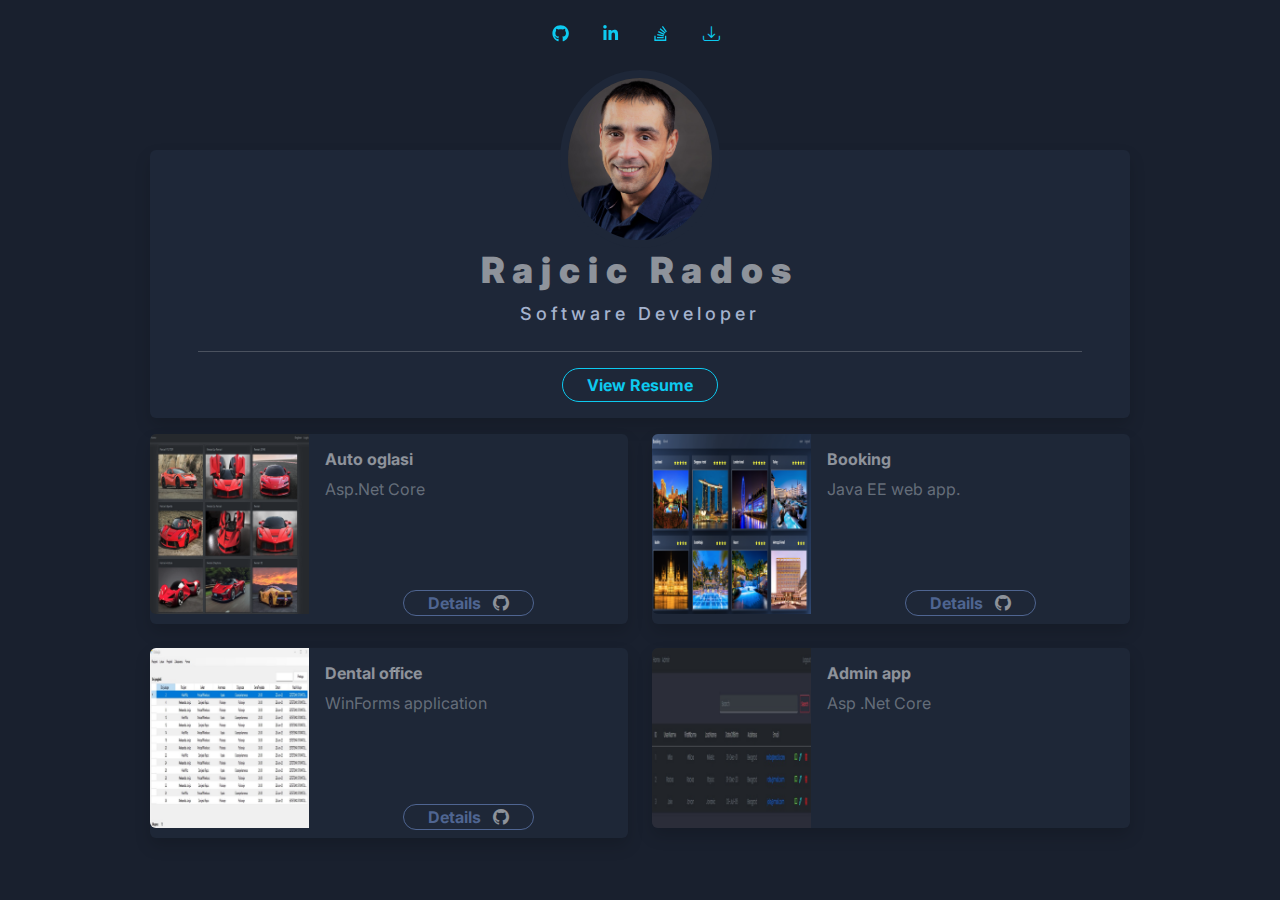
<file: index.html>
<!DOCTYPE html>
<html lang="en" data-bs-theme="dark">

<head>
    <!-- Service Worker -->
    <script>
        if ('serviceWorker' in navigator) {
            navigator.serviceWorker.register('sw.js');
        };
    </script>
    <script src="sw.js"></script>
    <meta name="google-site-verification" content="oUvV2d160WMyNXAEzcuj8A0YzbTVxtqUEMrmddOAYb8" />
    <meta name="description" content="Rajcic Rados RRaleBg.github portfolio Developer`s personal page.">
    <meta charset="utf-8">
    <meta http-equiv="Permissions-Policy" content="interest-cohort=()">
    <meta http-equiv="X-UA" content="IE=edge">
    <meta name="viewport" content="width=device-width, initial-scale=1.0">
    <meta name="author" content="Rajcic Rados RRaleBg.github portfolio">
    <meta name="theme-color" content="rgb(25, 32, 46)">
    <link rel="manifest" href="site.webmanifest.json">
    <!-- Google Tag Manager -->
    <script>(function (w, d, s, l, i) {
            w[l] = w[l] || []; w[l].push({
                'gtm.start':
                    new Date().getTime(), event: 'gtm.js'
            }); var f = d.getElementsByTagName(s)[0],
                j = d.createElement(s), dl = l != 'dataLayer' ? '&l=' + l : ''; j.async = true; j.src =
                    'https://www.googletagmanager.com/gtm.js?id=' + i + dl; f.parentNode.insertBefore(j, f);
        })(window, document, 'script', 'dataLayer', 'GTM-WBG82HFV');</script>
    <!-- End Google Tag Manager -->
    <title>Rajcic Rados</title>
    <meta property="og:description" content="Rajcic Rados RRaleBg.github portfolio Developer">
    <meta property="og:type" content="website" />
    <meta property="og:image" content="https://RRaleBg.github.io/assets/images/profile.png" />
    <meta http-equiv="Permissions-Policy" content="interest-cohort=(), user-id=()" />
    <meta property="og:title" content="Rajcic Rados" />
    <meta property="og:image:width" content="300" />
    <meta property="og:image:height" content="300" />
    <meta property="og:image:height" content="1000" />
    <!-- Google Fonts -->
    <link rel="shortcut icon" href="favicon.ico">
    <link rel="apple-touch-icon" sizes="180x180" href="assets/favicons/apple-touch-icon.png">
    <link rel="icon" type="image/png" sizes="32x32" href="assets/favicons/favicon-32x32.png">
    <link rel="icon" type="image/png" sizes="16x16" href="assets/favicons/favicon-16x16.png">
    <!-- Cdn Bootstrap -->
    <link href="https://cdn.jsdelivr.net/npm/bootstrap@5.3.2/dist/css/bootstrap.min.css" rel="stylesheet"
        integrity="sha384-T3c6CoIi6uLrA9TneNEoa7RxnatzjcDSCmG1MXxSR1GAsXEV/Dwwykc2MPK8M2HN" crossorigin="anonymous">
    <!-- Google Fonts -->
    <link rel="preconnect" href="https://fonts.googleapis.com">
    <link rel="preconnect" href="https://fonts.gstatic.com" crossorigin>
    <link href="https://fonts.googleapis.com/css2?family=Inter:wght@300;400;500;600;700;800;900&display=swap"
        rel="stylesheet">
    <!-- Bootstrap Icons -->
    <link rel="stylesheet" href="https://cdn.jsdelivr.net/npm/bootstrap-icons@1.10.3/font/bootstrap-icons.css">
    <!-- FontAwesome JS -->
    <script defer src="assets/fontawesome/js/all.js"></script>
    <!-- Theme CSS -->
    <link id="theme-style" rel="stylesheet" href="assets/css/risen.css">
    <script src="sw.js"></script>
</head>

<body>
    <!-- Google Tag Manager (noscript) -->
    <noscript><iframe src="https://www.googletagmanager.com/ns.html?id=GTM-WBG82HFV" height="0" width="0"
            style="display:none;visibility:hidden"></iframe></noscript>
    <!-- End Google Tag Manager (noscript) -->
    <div class="container-fluid">
        <div class="main-content-wrapper">

            <!-- social-list -->
            <div class="top-bar text-center position-relative">
                <div class="top-bar-inner">
                    <ul class="social-list list-inline mx-auto">
                        <li class="list-inline-item me-0 me-md-1 me-lg-2">
                            <a href="https://github.com/RRaleBG" class="bg-transparent text-info fw-bold"
                                title="GitHub"><i class="fa-brands fa-github fa-fw"></i></a>
                        </li>
                        <li class="list-inline-item me-0 me-md-1 me-lg-2">
                            <a href="https://www.linkedin.com/in/rado%C5%A1-raj%C4%8Di%C4%87/?originalSubdomain=rs"
                                class="bg-transparent text-info fw-bold" title="LinkedIn">
                                <i class="fa-brands fa-linkedin-in fa-fw"></i>
                            </a>
                        </li>
                        <li class="list-inline-item me-0 me-md-1 me-lg-2">
                            <a href="https://stackoverflow.com/users/12240308/rado%c5%a1-r"
                                class="bg-transparent text-info fw-bold" title="StackOverflow" data-toggle="tooltip"
                                data-placement="bottom">
                                <i class="fa-brands fa-stack-overflow fa-fw"></i>
                            </a>
                        </li>
                        <li class="list-inline-item me-0 me-md-1 me-lg-2">
                            <a class="list-inline-item bg-transparent text-info fw-bold"
                                href="assets/docs/CV-RajcicRados.pdf" download="CV-RajcicRados" data-toggle="tooltip"
                                data-placement="bottom" title="Download CV">
                                <i class="bi bi-download"></i>
                                <span></span>
                            </a>
                        </li>
                    </ul><!--//social-list-->
                </div><!--//top-bar-inner-->
            </div><!--//top-bar-->

            <!-- Profile holder -->
            <div class="container-fluid">
                <div class="resume-wrapper mx-auto rounded-2 shadow">
                    <div class="resume-header px-0 px-lg-5">
                        <div class="resume-profile-holder text-center">
                            <img class="resume-profile-pic rounded-circle " src="assets/images/profile.png" alt="image">
                            <h2 class="resume-name mt-2 text-white-50">Rajcic Rados </h2>
                            <div class="resume-role-title">Software Developer</div>
                            <div class="resume-contact mt-4 border-bottom-0">
                                <a class="btn btn-sm btn-outline-info py-1" href="resume.html">View Resume</a>
                            </div><!--//resume-contact-->
                        </div><!--//profile-holder-->
                    </div><!--//resume-header-->
                </div>
            </div>

            <!-- PROJECTS - SECTION-->
            <div class="container-fluid">
                <div class="resume-wrapper mx-auto py-2 mt-2 rounded-2 bg-transparent">
                    <div class="row">
                        <!-- Auto oglas -->
                        <div class="col-6">
                            <div class="card resume-card-background border-0 shadow">
                                <div class="row g-0">
                                    <picture class="col-md-4">
                                        <source srcset="assets/images/Oglasi.png" type="image/svg+xml"
                                            class="img-fluid rounded-start" />
                                        <img src="assets/images/Oglasi.png" class="img-fluid rounded-start" alt="...">
                                    </picture>
                                    <div class="col-md-8">
                                        <div class="card-body">
                                            <h6 class="card-title text-white-50 mb-2">Auto oglasi</h6>
                                            <p class="text-body-tertiary">Asp.Net Core</p>
                                        </div>
                                        <div class="mt-sm-3 mt-md-5 text-center bg-transparent py-2">
                                            <a class="fs-6 btn btn-sm btn-outline-secondary py-0 small"
                                                title="GitHub link"
                                                href="https://github.com/RRaleBG/AutoOglasi/blob/master/README.md#autooglasi"
                                                class="me-sm-3 text-white-50">Details<span class="text-white-50 ms-2">
                                                    <i
                                                        class="mx-0 px-0 py-0 bi bi-github text-secondary text-white-50"></i>
                                                </span>
                                            </a>
                                        </div>

                                    </div>
                                </div>
                            </div>
                        </div>
                        <!-- Booking -->
                        <div class="col-6">
                            <div class="card resume-card-background border-0 shadow">
                                <div class="row g-0">
                                    <picture class="col-md-4">
                                        <source srcset="assets/images/Booking.png" type="image/svg+xml"
                                            class="img-fluid rounded-start" />
                                        <img src="assets/images/bkng-2.png" class="img-fluid rounded-start" alt="..." />
                                    </picture>
                                    <div class="col-md-8">
                                        <div class="card-body">
                                            <h6 class="card-title text-white-50 mb-2">Booking</h6>
                                            <p class="text-body-tertiary"> Java EE web app.</p>
                                        </div>
                                        <div class="mt-sm-3 mt-md-5 text-center bg-transparent py-2">
                                            <a class="fs-6 btn btn-sm btn-outline-secondary py-0 small"
                                                title="GitHub link"
                                                href="https://github.com/RRaleBG/Booking/tree/Main#readme">Details<span
                                                    class="text-white-50 ms-2">
                                                    <i
                                                        class="mx-0 px-0 py-0 bi bi-github text-secondary text-white-50"></i>
                                                </span>
                                            </a>
                                        </div>
                                    </div>
                                </div>
                            </div>
                        </div>
                        <!-- Dental office -->
                        <div class="col-6 mt-4">
                            <div class="card resume-card-background border-0 shadow">
                                <div class="row g-0">
                                    <picture class="col-md-4">
                                        <source srcset="assets/images/Zubarska.jpg" type="image/svg+xml"
                                            class="img-fluid rounded-start" />
                                        <img src="assets/images/Zubarska.jpg" class="img-fluid rounded-start" alt="...">
                                    </picture>
                                    </picture>
                                    <div class="col-md-8">
                                        <div class="card-body">
                                            <h6 class="card-title text-white-50 mb-2">Dental office</h6>
                                            <p class="text-body-tertiary">WinForms application</p>
                                        </div>
                                        <div class="mt-sm-3 mt-md-5 text-center bg-transparent p-2">
                                            <a class="fs-6 btn btn-sm btn-outline-secondary py-0 small"
                                                title="GitHub link"
                                                href="https://github.com/RRaleBG/Dental-Office/blob/master/README.md#dental-office">Details
                                                <span class="text-white-50 ms-2">
                                                    <i
                                                        class="mx-0 px-0 py-0 bi bi-github text-secondary text-white-50"></i>
                                                </span>
                                            </a>
                                        </div>
                                    </div>
                                </div>
                            </div>
                        </div>

                        <!-- Admin app -->
                        <div class="col-6 mt-4">
                            <div class="card resume-card-background border-0 shadow">
                                <div class="row g-0">
                                    <picture class="col-md-4">
                                        <source srcset="assets/images/AdminApp.jpeg" type="image/svg+xml"
                                            class="img-fluid rounded-start" />
                                        <img src="assets/images/AdminApp.jpeg" class="img-fluid rounded-start"
                                            alt="..." />
                                    </picture>
                                    <div class="col-md-8">
                                        <div class="card-body">
                                            <h6 class="card-title text-white-50 mb-2">Admin app</h6>
                                            <p class="text-body-tertiary">Asp .Net Core</p>
                                        </div>
                                        <div class="mt-sm-3 mt-md-5 text-center bg-transparent py-2">

                                        </div>
                                    </div>
                                </div>
                            </div>
                        </div>
                    </div><!--//main-content-wrapper-->
                </div><!--//main-content-wrapper-->
            </div><!--//container-fluid-->
            <script src="https://cdn.jsdelivr.net/npm/bootstrap@5.3.2/dist/js/bootstrap.bundle.min.js"
                integrity="sha384-C6RzsynM9kWDrMNeT87bh95OGNyZPhcTNXj1NW7RuBCsyN/o0jlpcV8Qyq46cDfL"
                crossorigin="anonymous">
                </script>
            <!-- Javascript -->
            <script src="sw.js"></script>
</body>

</html>
</file>
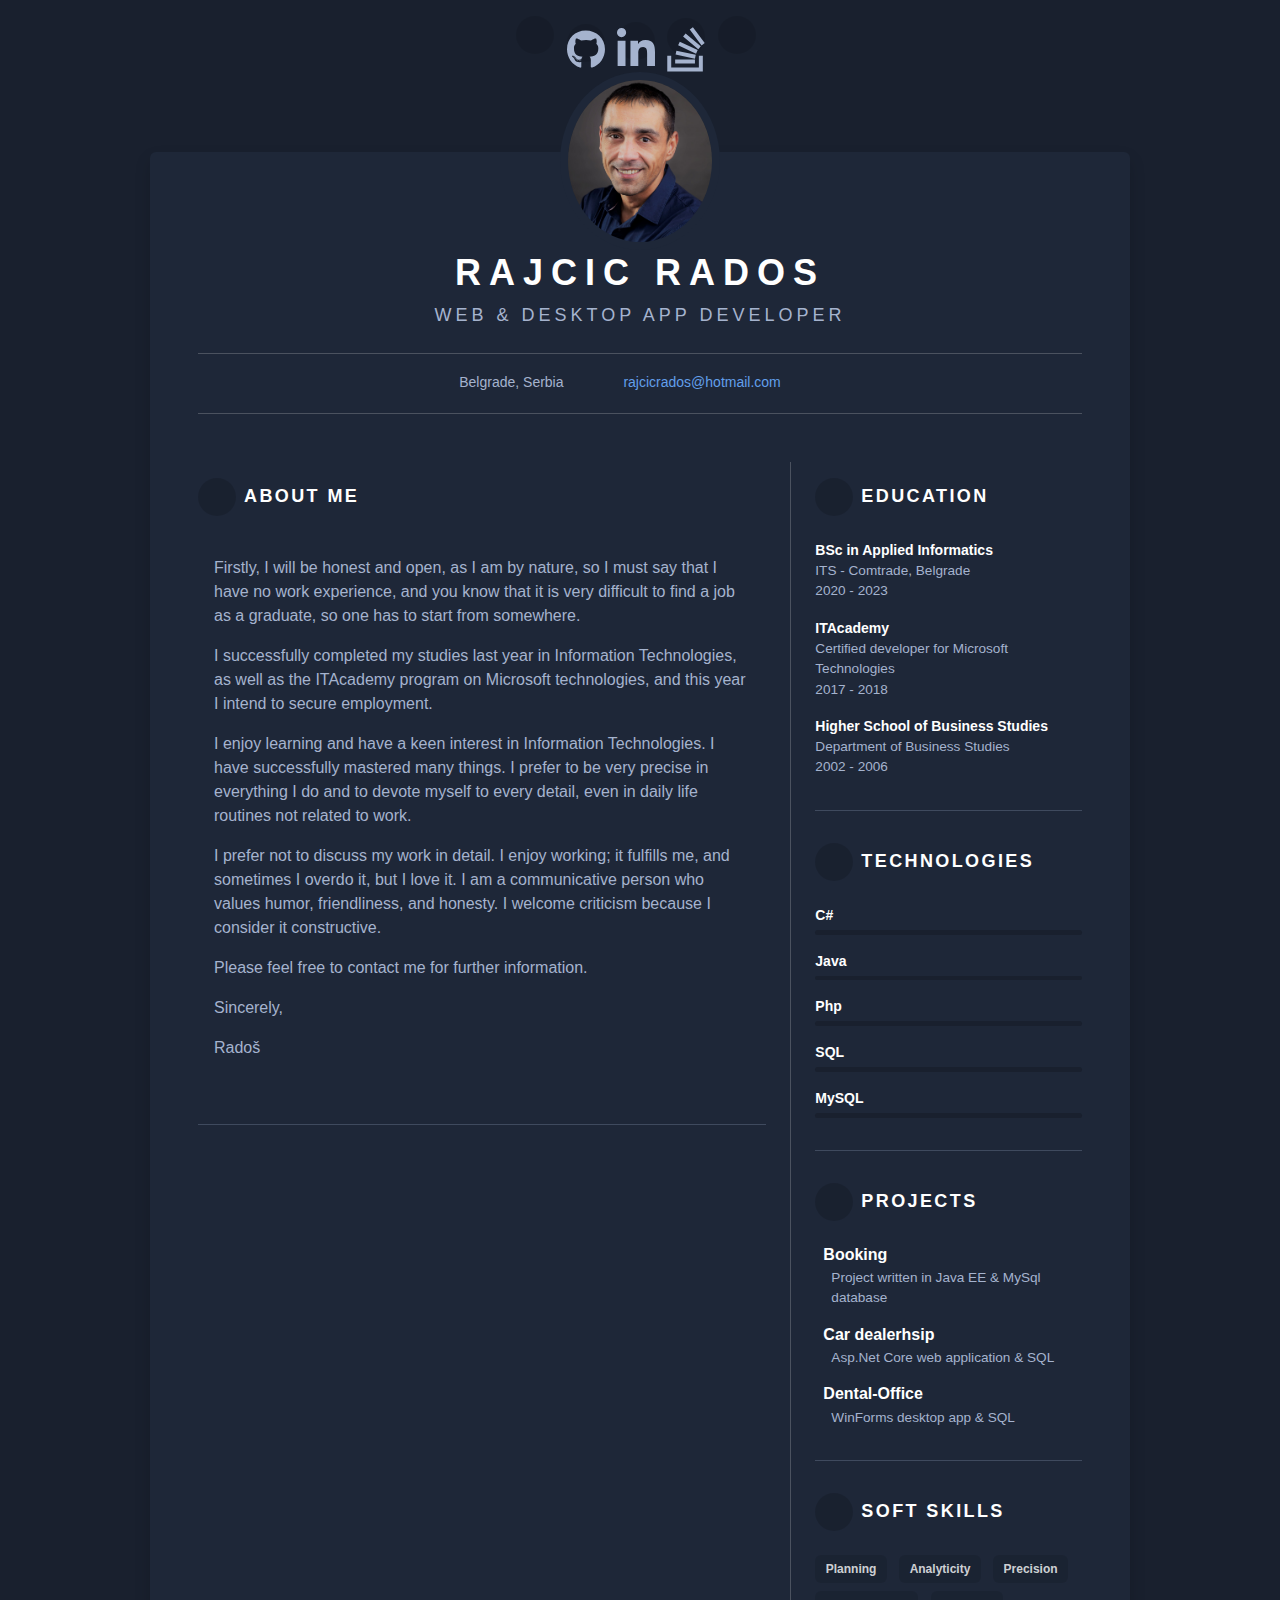
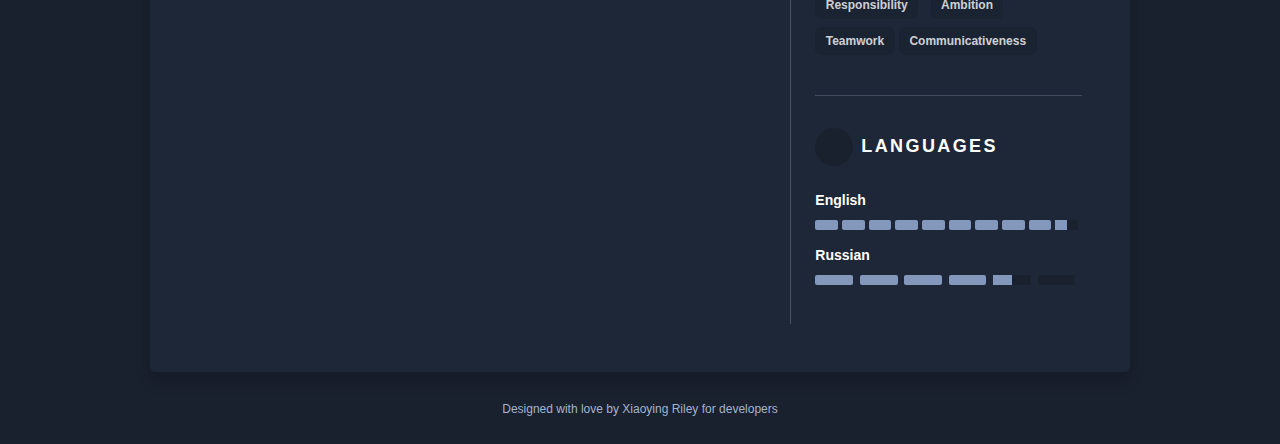
<file: resume.html>
<!DOCTYPE html>
<html lang="en">

<head>
    <!-- Service Worker -->
    <script>
        if ('serviceWorker' in navigator) {
            navigator.serviceWorker.register('sw.js');
        };
    </script>
    <script src="sw.js"></script>
    <meta name="google-site-verification" content="oUvV2d160WMyNXAEzcuj8A0YzbTVxtqUEMrmddOAYb8" />
    <meta name="description" content="Rajcic Rados RRaleBg.github portfolio Developer`s personal page.">
    <meta charset="utf-8">
    <meta http-equiv="Content-Security-Policy" content="default-src 'self'">
    <meta http-equiv="X-UA" content="IE=edge">
    <meta name="viewport" content="width=device-width, initial-scale=1.0">
    <meta name="author" content="Rajcic Rados RRaleBg.github portfolio">
    <meta name="theme-color" content="rgb(25, 32, 46)">
    <link rel="manifest" href="site.webmanifest.json">
    <!-- Google Tag Manager -->
    <script>
        (function (w, d, s, l, i) {
            w[l] = w[l] || []; w[l].push({
                'gtm.start':
                    new Date().getTime(), event: 'gtm.js'
            }); var f = d.getElementsByTagName(s)[0],
                j = d.createElement(s), dl = l != 'dataLayer' ? '&l=' + l : ''; j.async = true; j.src =
                    'https://www.googletagmanager.com/gtm.js?id=' + i + dl; f.parentNode.insertBefore(j, f);
        })(window, document, 'script', 'dataLayer', 'GTM-WBG82HFV');
    </script>
    <!-- End Google Tag Manager -->
    <title>Rajcic Rados</title>
    <meta property="og:description" content="Rajcic Rados RRaleBg.github portfolio Developer">
    <meta property="og:type" content="website" />
    <meta property="og:image" content="https://RRaleBg.github.io/assets/images/profile.png" />
    <meta http-equiv="Permissions-Policy" content="interest-cohort=(), user-id=()" />
    <meta property="og:title" content="Rajcic Rados" />
    <meta property="og:image:width" content="300" />
    <meta property="og:image:height" content="300" />
    <meta property="og:image:height" content="1000" />
    <!-- Google Fonts -->
    <link rel="shortcut icon" href="favicon.ico">
    <link rel="apple-touch-icon" sizes="180x180" href="assets/favicons/apple-touch-icon.png">
    <link rel="icon" type="image/png" sizes="32x32" href="assets/favicons/favicon-32x32.png">
    <link rel="icon" type="image/png" sizes="16x16" href="assets/favicons/favicon-16x16.png">
    <!-- Cdn Bootstrap -->
    <link href="https://cdn.jsdelivr.net/npm/bootstrap@5.3.2/dist/css/bootstrap.min.css" rel="stylesheet"
        integrity="sha384-T3c6CoIi6uLrA9TneNEoa7RxnatzjcDSCmG1MXxSR1GAsXEV/Dwwykc2MPK8M2HN" crossorigin="anonymous">
    <!-- Google Fonts -->
    <link rel="preconnect" href="https://fonts.googleapis.com">
    <link rel="preconnect" href="https://fonts.gstatic.com" crossorigin>
    <link href="https://fonts.googleapis.com/css2?family=Inter:wght@300;400;500;600;700;800;900&display=swap"
        rel="stylesheet">
    <!-- Bootstrap Icons -->
    <link rel="stylesheet" href="https://cdn.jsdelivr.net/npm/bootstrap-icons@1.10.3/font/bootstrap-icons.css">
    <!-- FontAwesome JS -->
    <script defer src="assets/fontawesome/js/all.js"></script>
    <!-- Theme CSS -->
    <link id="theme-style" rel="stylesheet" href="assets/css/risen.css">
</head>

<body>
    <!-- Google Tag Manager (noscript) -->
    <noscript><iframe src="https://www.googletagmanager.com/ns.html?id=GTM-WBG82HFV" height="0" width="0"
            style="display:none;visibility:hidden"></iframe></noscript>
    <!-- End Google Tag Manager (noscript) -->
    <div class="container-fluid">
        <div class="main-content-wrapper">

            <!-- social-list -->
            <div class="top-bar text-center position-relative">
                <div class="top-bar-inner">
                    <ul class="social-list list-inline mx-auto">
                        <li class="list-inline-item me-0 me-md-1 me-lg-2">
                            <a href="index.html"><i title="Home" class="bi bi-house"></i></a>
                        </li>
                        <li class="list-inline-item me-0 me-md-1 me-lg-2"><a href="https://github.com/RRaleBG"
                                aria-label="Visit my GitHub profile."><i class="fa-brands fa-github fa-fw"></i></a>
                        </li>
                        <li class="list-inline-item me-0 me-md-1 me-lg-2"><a
                                href="https://www.linkedin.com/in/rado%C5%A1-raj%C4%8Di%C4%87/?originalSubdomain=rs"
                                aria-label="Visit my LinkedIn profile."><i
                                    class="fa-brands fa-linkedin-in fa-fw"></i></a>
                        </li>
                        <li class="list-inline-item me-0 me-md-1 me-lg-2"><a
                                href="https://stackoverflow.com/users/12240308/rado%c5%a1-r"
                                aria-label="Visit my StackOverflow profile."><i
                                    class="fa-brands fa-stack-overflow fa-fw"></i></a>
                        </li>
                        <li class="list-inline-item me-0 me-md-1 me-lg-2">
                            <a class="list-inline-item" href="assets/docs/CV-RajcicRados.pdf"
                                download="CV-RajcicRados"><i title="Download CV" class="bi bi-download"></i></a>
                        </li>
                    </ul><!--//social-list-->
                </div><!--//top-bar-inner-->
            </div><!--//top-bar-->

            <!--//resume-wrapper-->
            <div class="container-fluid">
                <div class="resume-wrapper mx-auto rounded-2 shadow">

                    <div class="resume-header px-0 px-lg-5">
                        <div class="resume-profile-holder text-center">
                            <img class="resume-profile-pic rounded-circle" src="assets/images/profile.png" alt="image">

                            <h2 class="resume-name text-uppercase mt-2">Rajcic Rados </h2>
                            <div class="resume-role-title text-uppercase">Web & Desktop App Developer</div>
                            <div class="resume-contact mt-4">
                                <li class="list-inline-item me-md-3 me-lg-5"><i
                                        class="resume-contact-icon bi bi-geo-alt me-2"></i>Belgrade, Serbia</li>
                                <li class="list-inline-item me-md-3 me-lg-5">
                                    <i class="resume-contact-icon bi bi-envelope me-2"></i>

                                    <a class="resume-timeline-item-link"
                                        href="mailto:rajcicrados@hotmail.com">rajcicrados@hotmail.com</a>
                                </li>
                            </div><!--//resume-contact-->
                        </div><!--//profile-holder-->
                    </div><!--//resume-header-->

                    <!--//resume-body-->
                    <div class="resume-body p-4 p-lg-5">
                        <div class="row">
                            <div class="col-main col-12 col-lg-8 pe-lg-4">
                                <section class="resume-summary-section resume-section">
                                    <h3 class="resume-section-heading text-uppercase py-2 py-lg-3 py-2 py-lg-3"><i
                                            class="resume-section-heading-icon bi bi-person me-2"></i>About Me</h3>
                                    <div class="resume-summary-desc p-3">
                                        <p class="">
                                            Firstly, I will be honest and open, as I am by nature, so I
                                            must say that I
                                            have no work experience, and you know that it is very
                                            difficult to find a
                                            job as a graduate, so one has to start from somewhere.
                                        </p>
                                        <p>
                                            I successfully completed my studies last year in Information
                                            Technologies,
                                            as well as the ITAcademy program on Microsoft technologies,
                                            and this year I
                                            intend to secure employment.
                                        </p>
                                        <p>
                                            I enjoy learning and have a keen interest in Information
                                            Technologies. I
                                            have successfully mastered many things. I prefer to be very
                                            precise in
                                            everything I do and to devote myself to every detail, even
                                            in daily life
                                            routines not related to work.
                                        </p>
                                        <p>
                                            I prefer not to discuss my work in detail. I enjoy working;
                                            it fulfills me,
                                            and sometimes I overdo it, but I love it. I am a
                                            communicative person who
                                            values humor, friendliness, and honesty. I welcome criticism
                                            because I
                                            consider it constructive.
                                        </p>
                                        <p>
                                            Please feel free to contact me for further information.
                                        </p>
                                        <p>
                                            Sincerely,
                                        </p>
                                        <p> Radoš </p>
                                    </div>
                                </section><!--//resume-section-->
                                <hr>
                            </div>
                            <!--//col-8-->

                            <!--right-side-->
                            <div class="col-12 col-lg-4 ps-lg-4">

                                <!-- EDUCATION - SECTION-->
                                <section class="resume-educate-section resume-section">
                                    <h3 class="resume-section-heading text-uppercase py-2 py-lg-3 py-3"><i
                                            class="resume-section-heading-icon bi bi-book me-2"></i>Education</h3>
                                    <ul class="list-unstyled">
                                        <li class="mb-3">
                                            <div class="resume-degree font-weight-bold">BSc in Applied Informatics</div>
                                            <div class="resume-degree-org">ITS - Comtrade, Belgrade</div>
                                            <div class="resume-degree-time">2020 - 2023</div>
                                        </li>
                                        <li class="mb-3">
                                            <div class="resume-degree font-weight-bold">ITAcademy</div>
                                            <div class="resume-degree-org">Certified developer for Microsoft
                                                Technologies</div>
                                            <div class="resume-degree-time">2017 - 2018</div>
                                        </li>
                                        <li>
                                            <div class="resume-degree font-weight-bold">Higher School of Business
                                                Studies </div>
                                            <div class="resume-degree-org">Department of Business Studies</div>
                                            <div class="resume-degree-time">2002 - 2006</div>
                                        </li>
                                    </ul>
                                </section>
                                <hr>

                                <!-- TECHNOLOGIES - SECTION -->
                                <section class="resume-skills-section resume-section">
                                    <h3 class="resume-section-heading text-uppercase py-2 py-lg-3 py-3"><i
                                            class="resume-section-heading-icon bi bi-gear me-2"></i>TECHNOLOGIES</h3>

                                    <ul class="list-unstyled">
                                        <li class="mb-2">
                                            <div class="resume-skill-name">C#</div>
                                            <div class="progress resume-progress" role="progressbar"
                                                aria-label="Basic example" aria-valuenow="98" aria-valuemin="0"
                                                aria-valuemax="100">
                                                <div class="progress-bar resume-progress-bar" style="width: 98%"></div>
                                            </div>
                                        </li>
                                        <li class="mb-2">
                                            <div class="resume-skill-name">Java</div>
                                            <div class="progress resume-progress" role="progressbar"
                                                aria-label="Basic example" aria-valuenow="95" aria-valuemin="0"
                                                aria-valuemax="100">
                                                <div class="progress-bar resume-progress-bar" style="width: 95%"></div>
                                            </div>

                                        </li>
                                        <li class="mb-2">
                                            <div class="resume-skill-name">Php</div>
                                            <div class="progress resume-progress" role="progressbar"
                                                aria-label="Basic example" aria-valuenow="92" aria-valuemin="0"
                                                aria-valuemax="100">
                                                <div class="progress-bar resume-progress-bar" style="width: 60%"></div>
                                            </div>
                                        </li>
                                        <li class="mb-2">
                                            <div class="resume-skill-name">SQL</div>
                                            <div class="progress resume-progress" role="progressbar"
                                                aria-label="Basic example" aria-valuenow="86" aria-valuemin="0"
                                                aria-valuemax="100">
                                                <div class="progress-bar resume-progress-bar" style="width: 86%"></div>
                                            </div>
                                        </li>
                                        <li class="mb-2">
                                            <div class="resume-skill-name">MySQL</div>
                                            <div class="progress resume-progress" role="progressbar"
                                                aria-label="Basic example" aria-valuenow="86" aria-valuemin="0"
                                                aria-valuemax="100">
                                                <div class="progress-bar resume-progress-bar" style="width: 86%"></div>
                                            </div>
                                        </li>
                                    </ul>

                                </section>
                                <hr>

                                <!--PROJECTS - SECTION-->
                                <section class="resume-projects-section resume-section">
                                    <h3 class="resume-section-heading text-uppercase py-2 py-lg-3 py-3"><i
                                            class="resume-section-heading-icon bi bi-code-slash me-2"></i>Projects</h3>

                                    <!--//Booking-->
                                    <div class="item">
                                        <h4 class="item-heading"><i class="item-icon bi bi-square-fill me-2"></i><a
                                                href="https://github.com/RRaleBG/Booking">Booking</a>
                                        </h4>
                                        <div class="item-desc">
                                            Project written in Java EE & MySql database
                                        </div>
                                    </div>
                                    <!--//item-->


                                    <!--//Car dealerhsip-->
                                    <div class="item">
                                        <h4 class="item-heading"><i class="item-icon bi bi-square-fill me-2"></i><a
                                                href="https://github.com/RRaleBG/AutoOglasi">Car dealerhsip</a>
                                        </h4>
                                        <div class="item-desc">
                                            Asp.Net Core web application & SQL
                                        </div>
                                    </div><!--//item-->

                                    <!--//Booking-->
                                    <div class="item">
                                        <h4 class="item-heading"><i class="item-icon bi bi-square-fill me-2"></i><a
                                                href="https://github.com/RRaleBG/Dental-Office">Dental-Office</a>
                                        </h4>
                                        <div class="item-desc">
                                            WinForms desktop app & SQL
                                        </div>
                                    </div>
                                    <!--//item-->
                                </section>
                                <hr>

                                <!-- Soft Skills - SECTION-->
                                <section class="resume-skills-section resume-section">
                                    <h3 class="resume-section-heading text-uppercase py-2 py-lg-3 py-3"><i
                                            class="resume-section-heading-icon bi bi-person-gear me-2"></i>Soft Skills
                                    </h3>
                                    <ul class="list-inline">
                                        <li class="list-inline-item"><span
                                                class="badge resume-skill-badge">Planning</span>
                                        </li>
                                        <li class="list-inline-item"><span
                                                class="badge resume-skill-badge">Analyticity</span></li>

                                        <li class="list-inline-item"><span
                                                class="badge resume-skill-badge">Precision</span>
                                        </li>
                                        <li class="list-inline-item"><span
                                                class="badge resume-skill-badge">Responsibility</span>
                                        </li>
                                        <li class="list-inline-item m-0"><span
                                                class="badge resume-skill-badge mx-0">Ambition</span>
                                        </li>
                                        <li class="list-inline-item m-0"><span
                                                class="badge resume-skill-badge mx-0">Teamwork</span>
                                        </li>
                                        <li class="list-inline-item m-0"><span
                                                class="badge resume-skill-badge">Communicativeness</span>
                                        </li>
                                    </ul>
                                </section>
                                <hr>

                                <!-- LANGUAGEES resume-level-indicator-->
                                <section class="resume-lang-section resume-section">
                                    <h3 class="resume-section-heading text-uppercase py-2 py-lg-3 py-3"><i
                                            class="resume-section-heading-icon bi bi-translate me-2"></i>Languages</h3>
                                    <ul class="list-unstyled resume-lang-list">
                                        <li class="mb-2">
                                            <div class="resume-lang-name">English</div>
                                            <div class="resume-level-indicator row gx-0 flex-nowrap">
                                                <div class="col"><span class="item item-full"></span></div>
                                                <div class="col"><span class="item item-full"></span></div>
                                                <div class="col"><span class="item item-full"></span></div>
                                                <div class="col"><span class="item item-full"></span></div>
                                                <div class="col"><span class="item item-full"></span></div>
                                                <div class="col"><span class="item item-full"></span></div>
                                                <div class="col"><span class="item item-full"></span></div>
                                                <div class="col"><span class="item item-full"></span></div>
                                                <div class="col"><span class="item item-full"></span></div>
                                                <div class="col"><span class="item item-half"></span></div>
                                            </div><!--//resume-level-indicator-->
                                        </li>

                                        <li class="mb-2">
                                            <div class="resume-lang-name">Russian</div>
                                            <div class="resume-level-indicator row gx-0 flex-nowrap">
                                                <div class="col"><span class="item item-full"></span></div>
                                                <div class="col"><span class="item item-full"></span></div>
                                                <div class="col"><span class="item item-full"></span></div>
                                                <div class="col"><span class="item item-full"></span></div>
                                                <div class="col"><span class="item item-half"></span></div>
                                                <div class="col"><span class="item"></span></div>
                                            </div><!--//resume-level-indicator-->
                                        </li>
                                    </ul>
                                </section>

                            </div><!--//col-side-->
                        </div><!--//row-->
                    </div><!--//resume-body-->
                </div><!--//resume-wrapper-->
            </div>
        </div><!--//main-content-wrapper-->
    </div><!--//container-fluid-->

    <footer class="footer text-center py-4">
        <!--/* This template is free as long as you keep the footer attribution link. If you'd like to use the template without the attribution link, you can buy the commercial license via our website: themes.3rdwavemedia.com Thank you for your support. :) */-->
        <small class="copyright">Designed with <span class="sr-only">love</span><i class="bi bi-heart-fill"
                style="color:#fe655c"></i> by <a class="theme-link" href="http://themes.3rdwavemedia.com"
                target="_blank">Xiaoying Riley</a> for developers</small>
    </footer>


    <!-- Javascript -->
    <script src="sw.js"></script>
</body>
</file>
